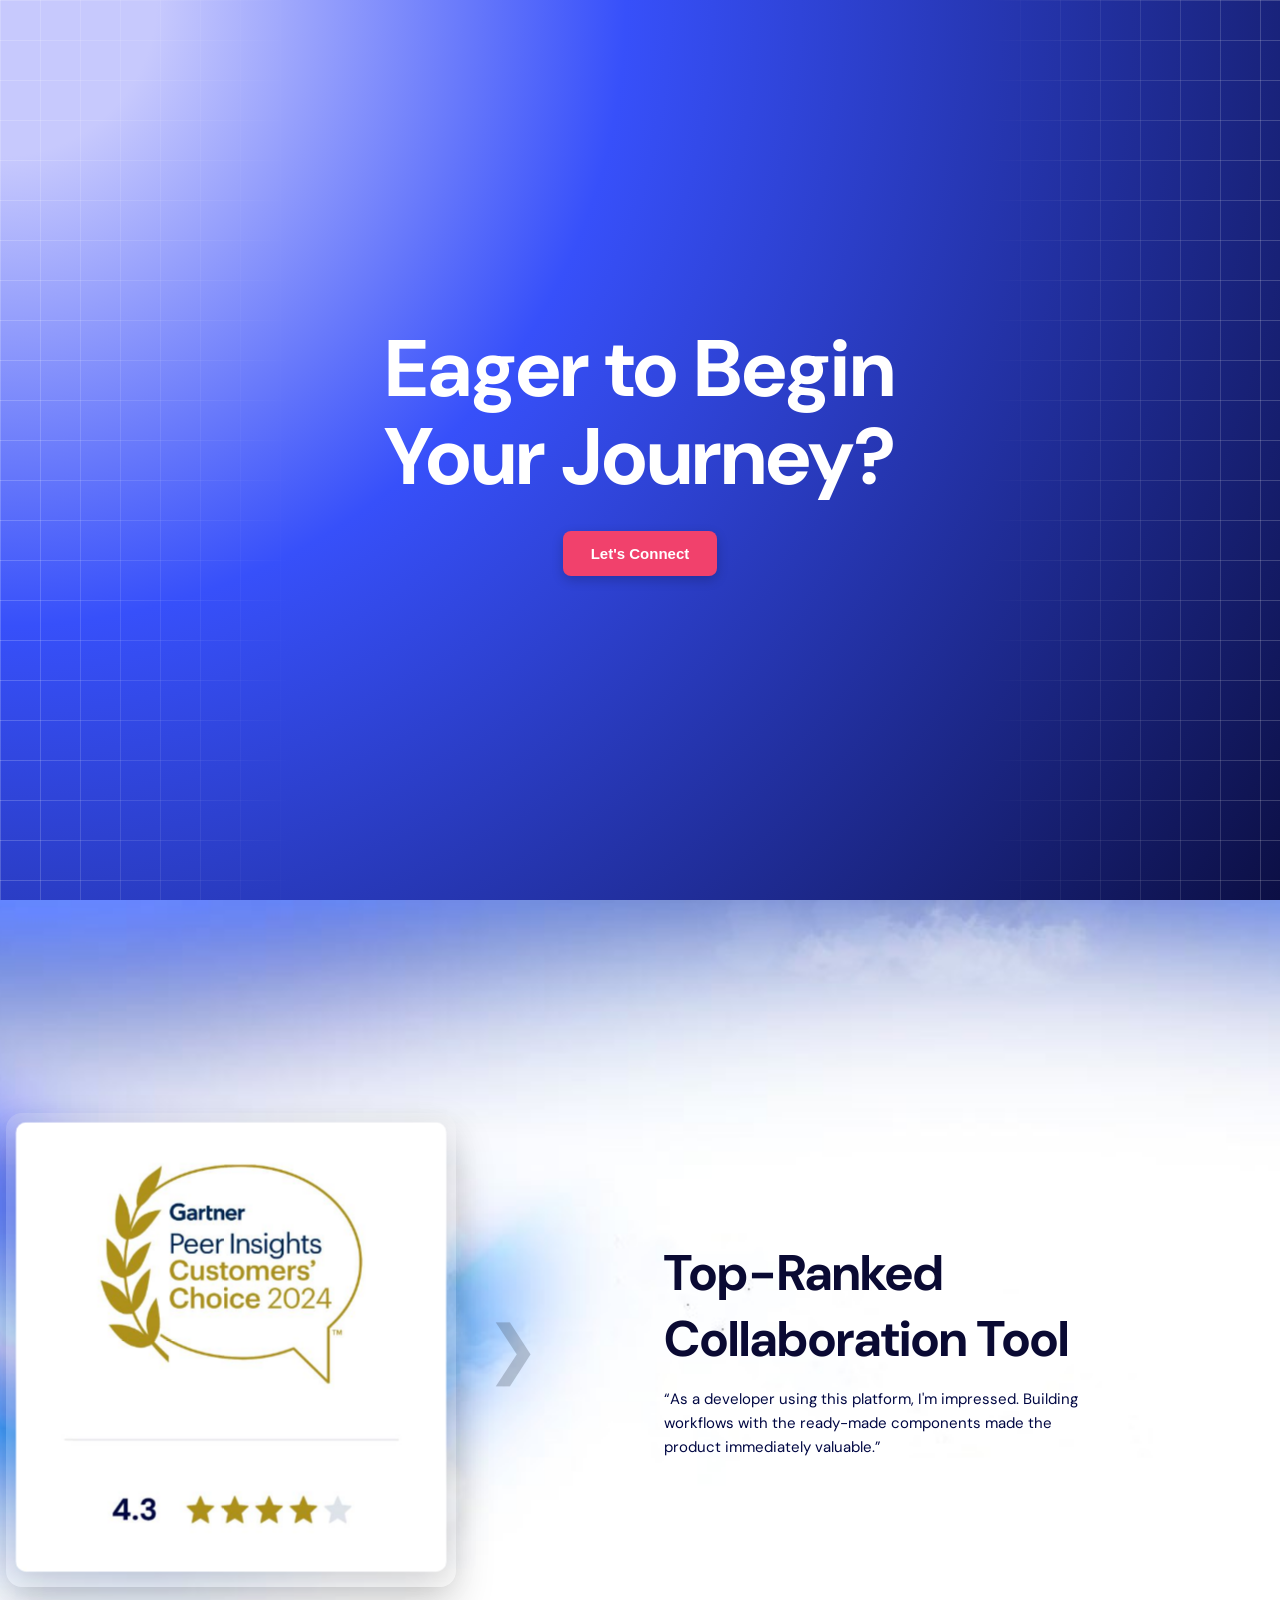
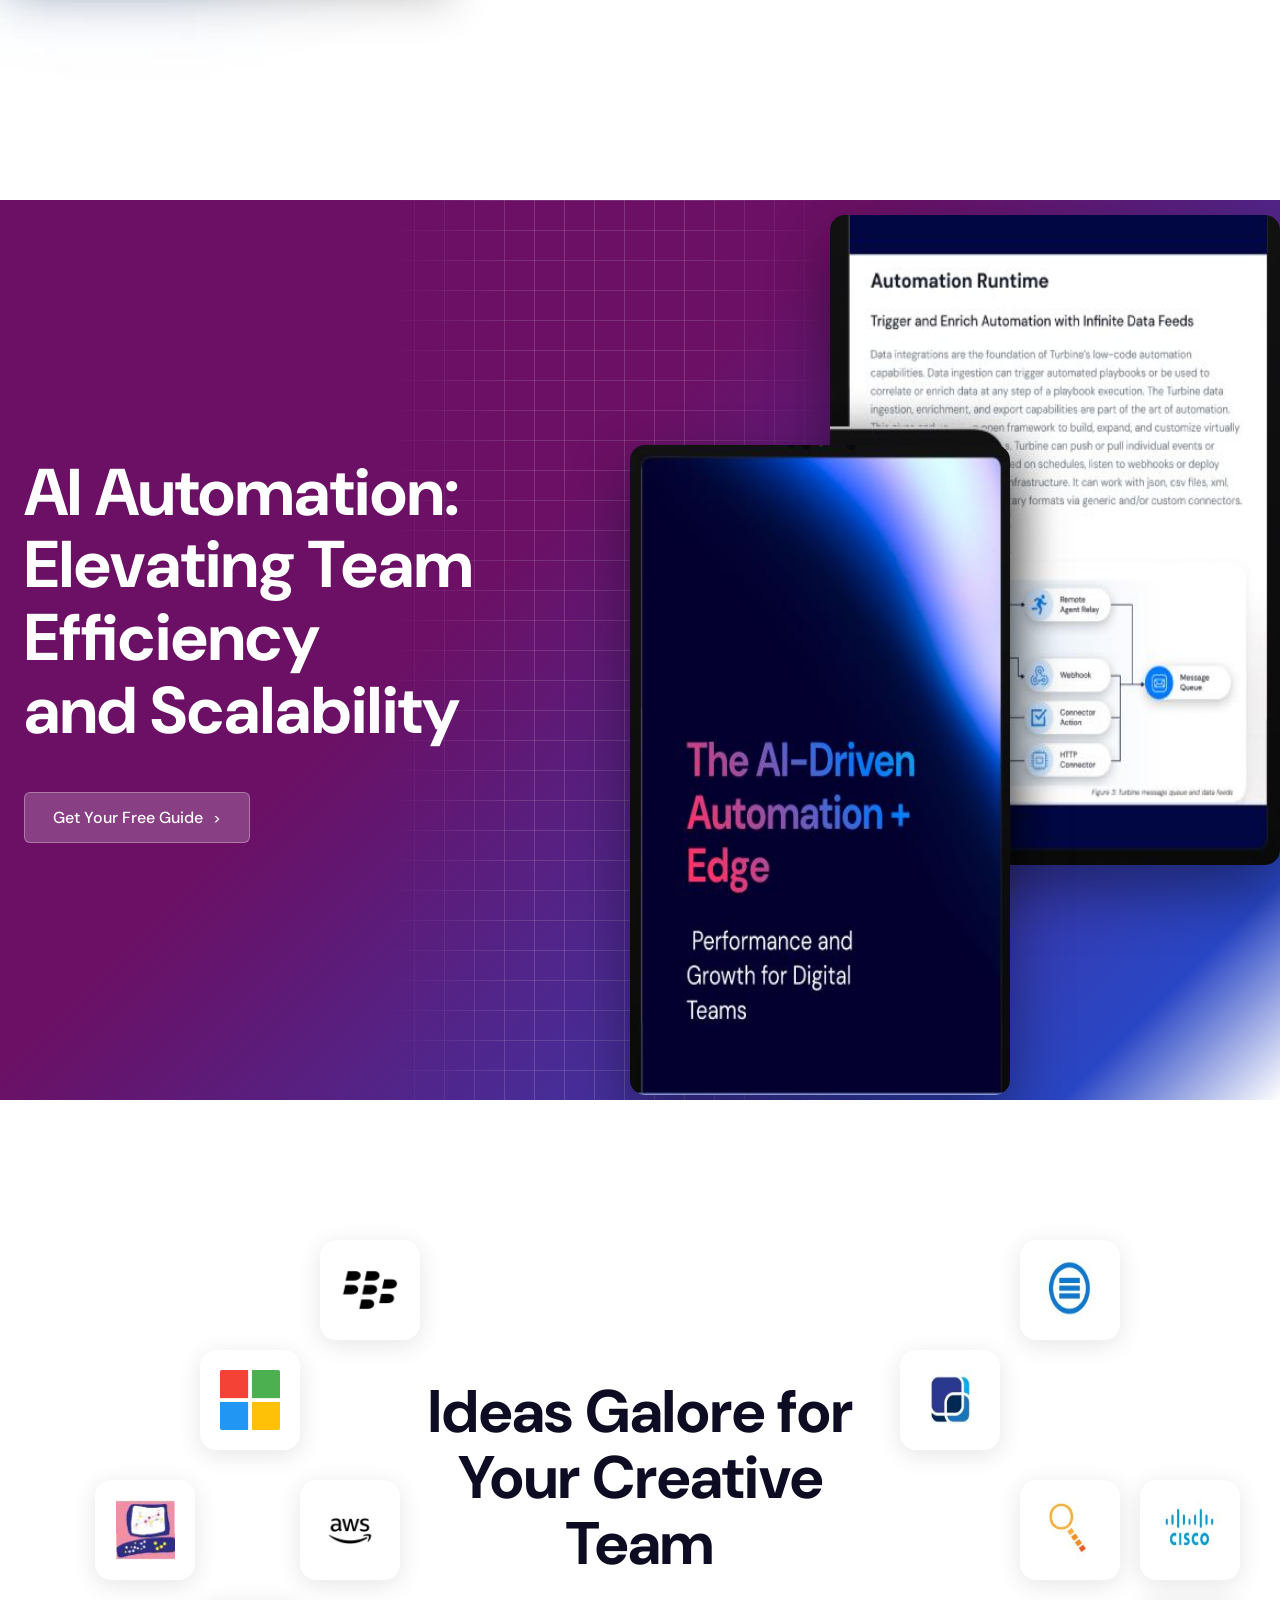
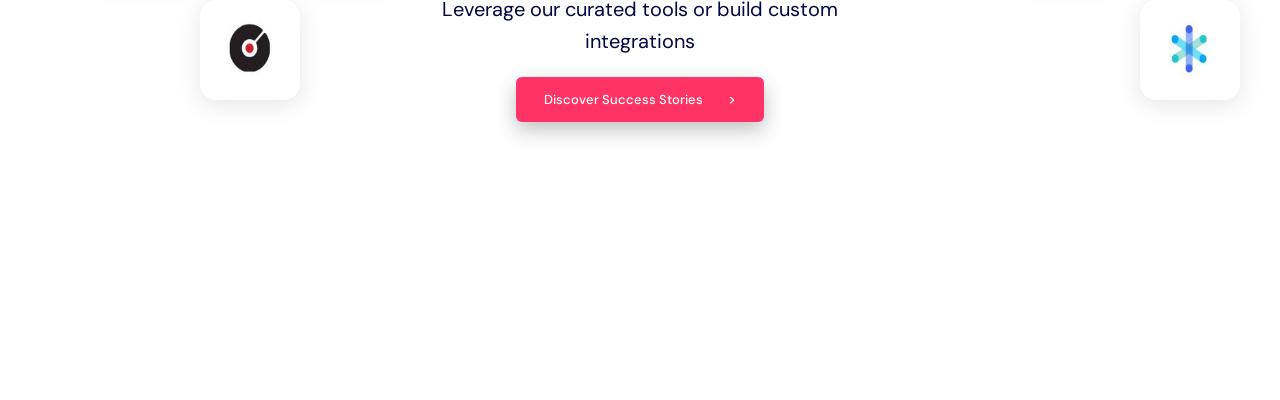
<file: index.html>
<!DOCTYPE html>
<html lang="en">
<head>
  <meta charset="UTF-8" />
  <meta name="viewport" content="width=device-width, initial-scale=1.0"/>
  <link rel="preconnect" href="https://fonts.googleapis.com">
  <link rel="preconnect" href="https://fonts.gstatic.com" crossorigin>
  <link href="https://fonts.googleapis.com/css2?family=Inter:wght@400;500;600;700&display=swap" rel="stylesheet">
  <link href="https://fonts.googleapis.com/css2?family=DM+Sans:wght@400;700&display=swap" rel="stylesheet">
  <link href="https://fonts.googleapis.com/css2?family=DM+Sans:wght@400;700&display=swap" rel="stylesheet">
  <link rel="stylesheet" href="css/style.css">
  <title>Eight25 Figma Designs</title>
</head>
<body>
<main>
  <!-- DESIGN 1 -->
  <section class="journey-section">
    <div class="grid-overlay left"></div>
    <div class="grid-overlay right"></div>
    <div class="center-content">
      <h1>Eager to Begin<br>Your Journey?</h1>
      <button>Let's Connect</button>
    </div>
  </section>

  <!-- DESIGN 2 -->
  <section class="collaboration-section">
    <div class="collab-wrapper">
        <div class="image-area">
            <div class="arrow left-arrow">&#10094;</div>
            <div class="collab-card">
              <img id="carousel-image" src="image/design2.JPG" alt="Badge" />
            </div>
            <div class="arrow right-arrow">&#10095;</div>
          </div>
      <div class="collab-text">
        <h2>Top-Ranked Collaboration Tool</h2>
        <p>“As a developer using this platform, I'm impressed. Building workflows with the ready-made components made the product immediately valuable.”</p>
      </div>
    </div>
  </section>

  <!-- DESIGN 3 -->
  <section class="ai-section">
    <div class="grid-overlay-3"></div>
    <div class="container">
      <div class="content">
        <h1>
          <div>AI Automation:</div>
          <div>Elevating Team Efficiency</div>
          <div>and Scalability</div>
        </h1>
        <a href="#" class="cta-button-3">Get Your Free Guide <span class="arrow-3">></span></a>
      </div>
      <div class="image-container">
        <div class="tablet-right">
          <img src="image/tablets.jpg" alt="AI Automation Right" class="tablet-img">
        </div>
        <div class="tablet-left">
          <img src="image/tablet.jpg" alt="AI Automation Left" class="tablet-img">
        </div>
      </div>
    </div>
  </section>

  <!--DESIGN 4  -->
  <section class="integration-section">
    <!-- Left-side icons -->
    <div class="icon icon1"><img src="image/blackberry.png" alt="Blackberry" /></div>
    <div class="icon icon2"><img src="image/microsoft.png" alt="Microsoft" /></div>
    <div class="icon icon3"><img src="image/amazon.png" alt="Amazon" /></div>
    <div class="icon icon4"><img src="image/checkpoint.jpg" alt="Checkpoint" /></div>
    <div class="icon icon5"><img src="image/disc.jpg" alt="Disc" /></div>
  
    <!-- Right-side icons -->
    <div class="icon icon6"><img src="image/doc.jpg" alt="Doc" /></div>
    <div class="icon icon7"><img src="image/icon.jpg" alt="Icon" /></div>
    <div class="icon icon8"><img src="image/find.jpg" alt="Find" /></div>
    <div class="icon icon9"><img src="image/cisco.jpg" alt="Cisco" /></div>
    <div class="icon icon10"><img src="image/star.jpg" alt="Star" /></div>
  
    <!-- Center text -->
    <div class="center-content">
      <h2>Ideas Galore for<br>Your Creative <br>Team</h2>
      <p>Leverage our curated tools or build custom <br>integrations</p>
      <a href="#" class="cta-button-4">Discover Success Stories <span class="arrow-4">></span></a>
    </div>
  </section>
  
  
  <script src="js/script.js"></script>  
</main>

</body>
</html>
</file>
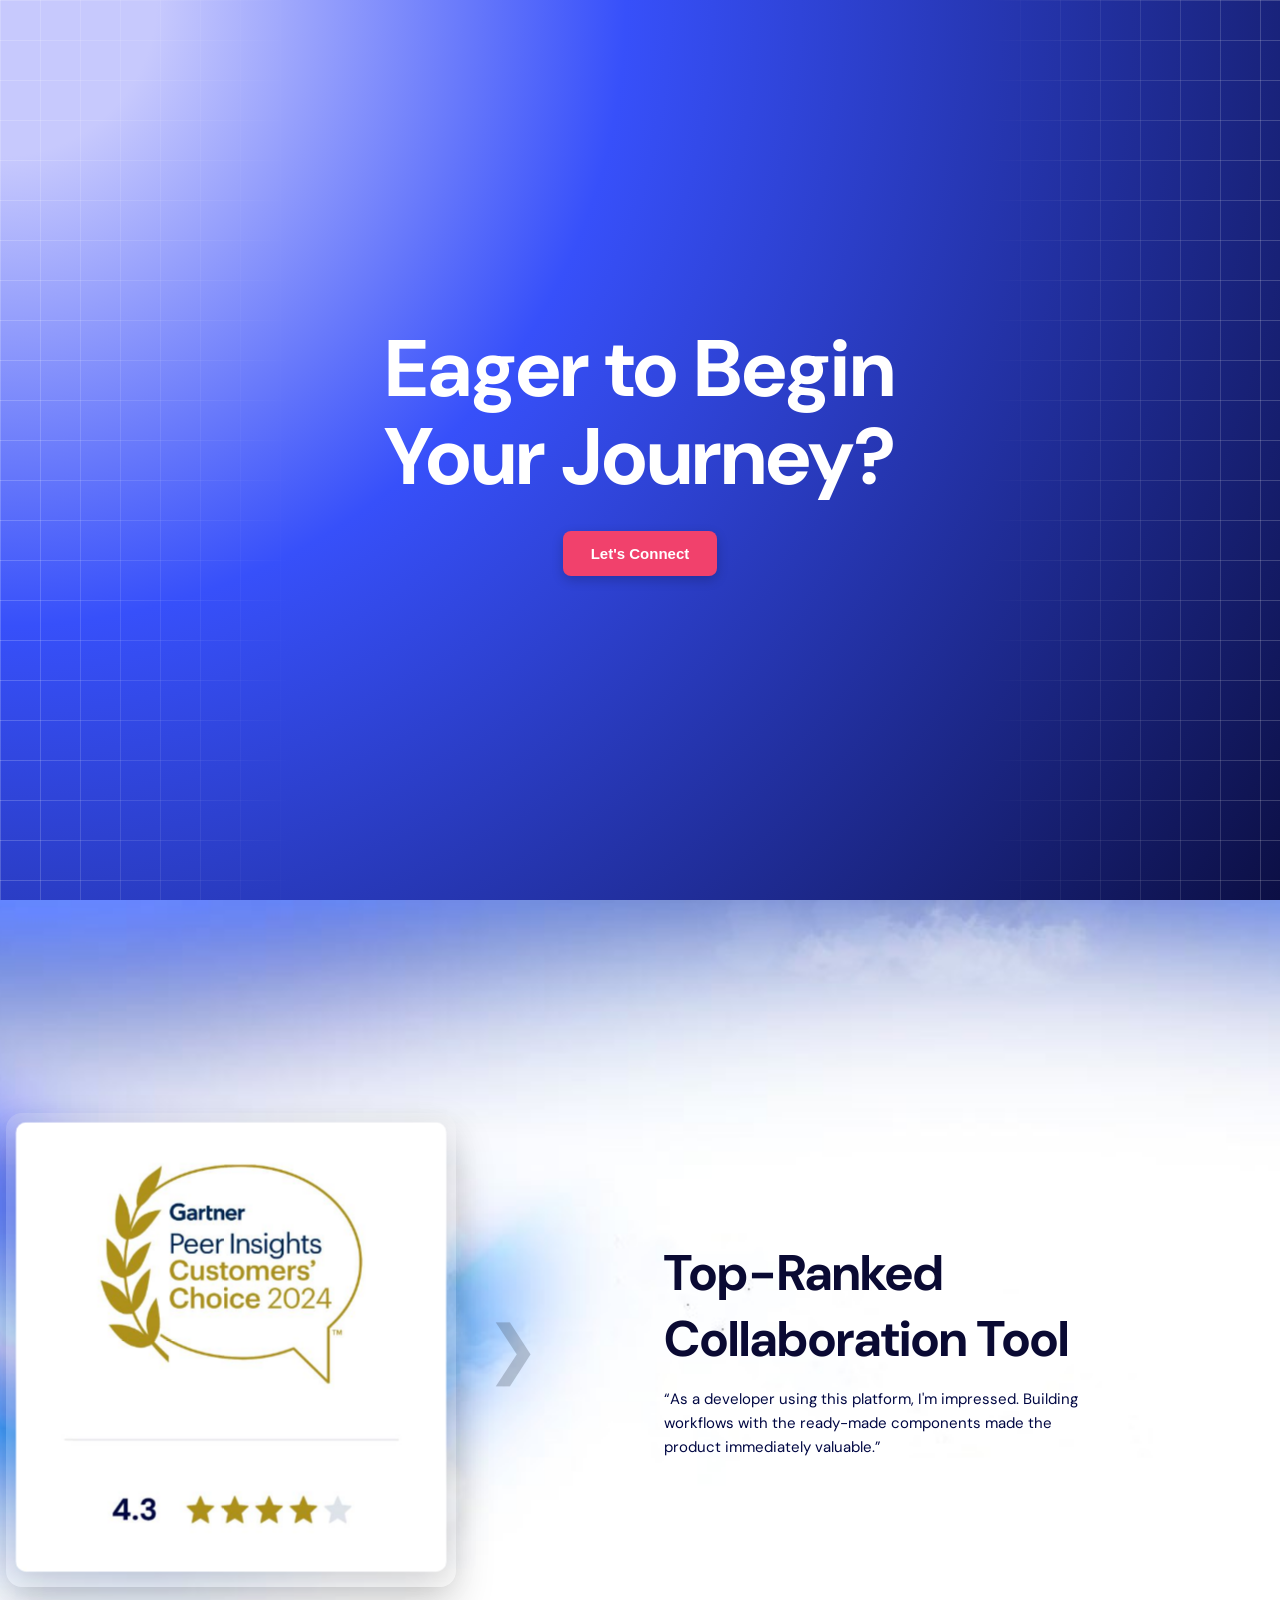
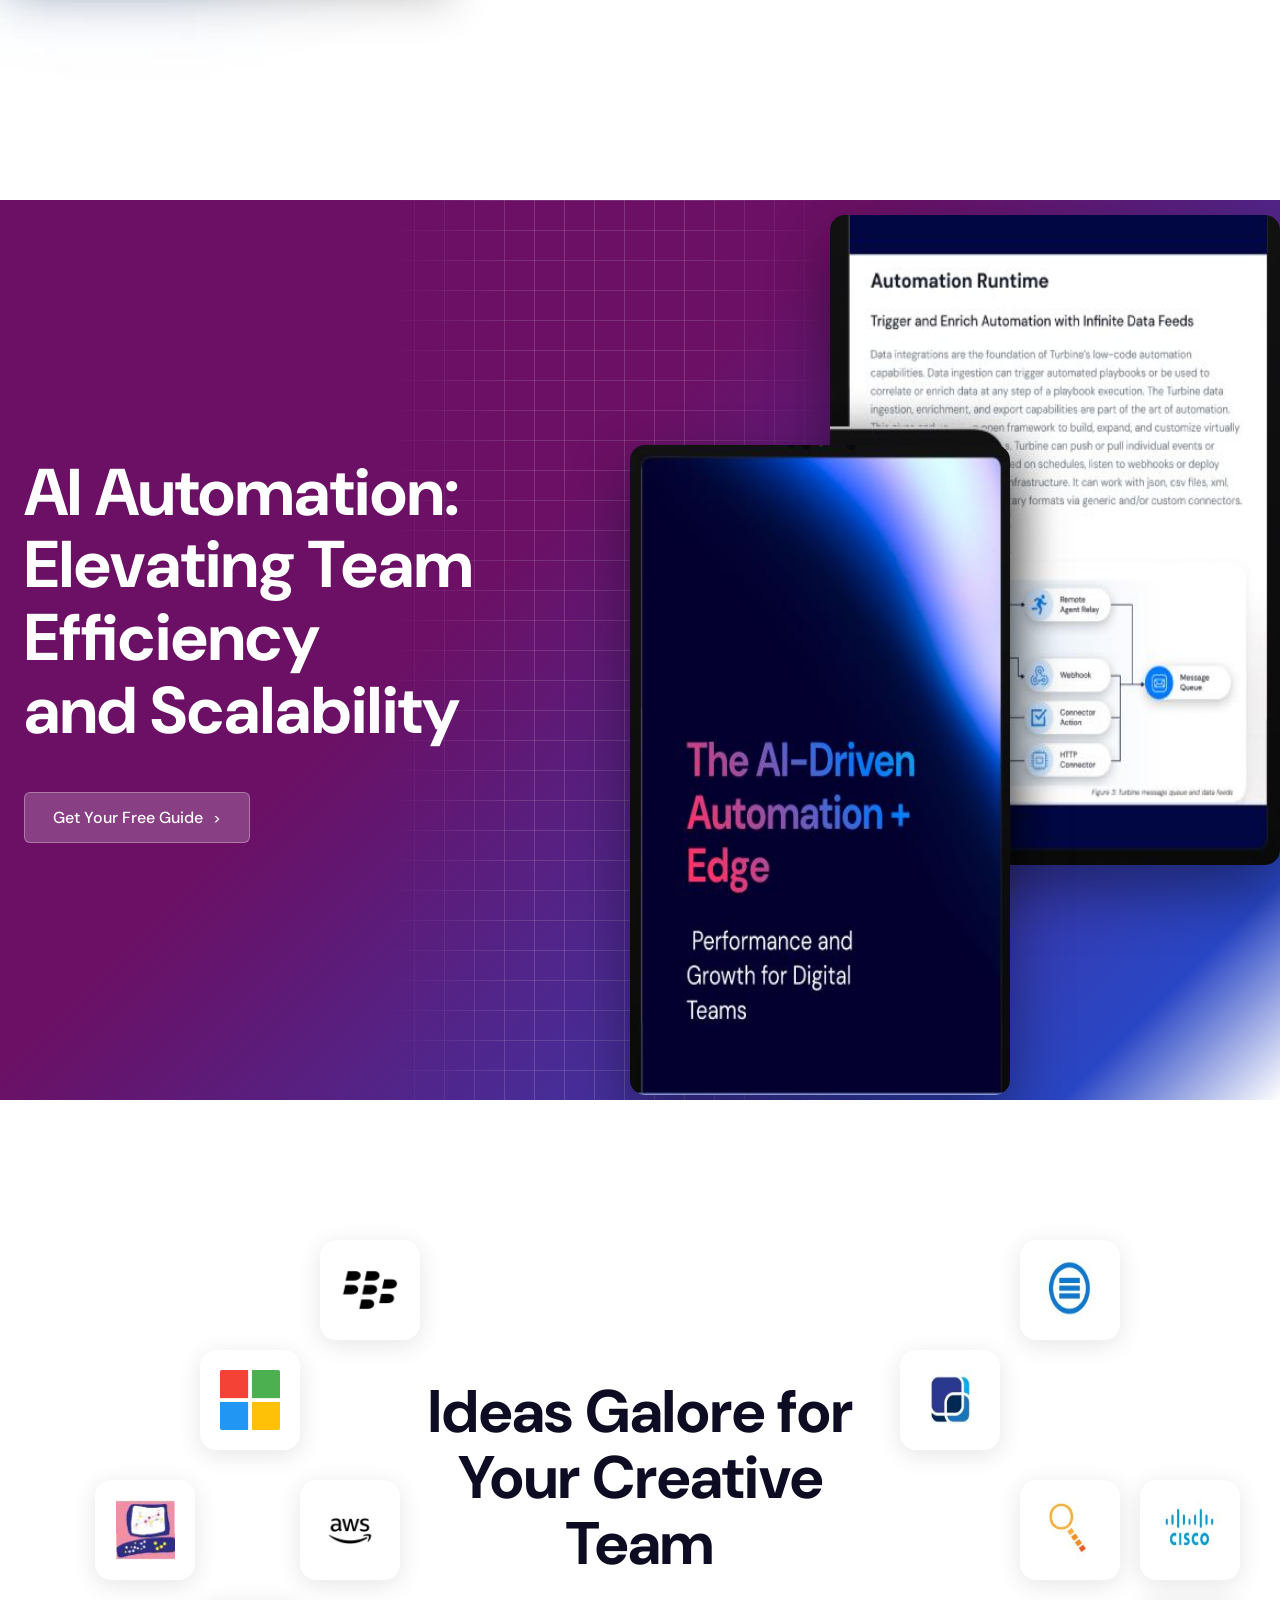
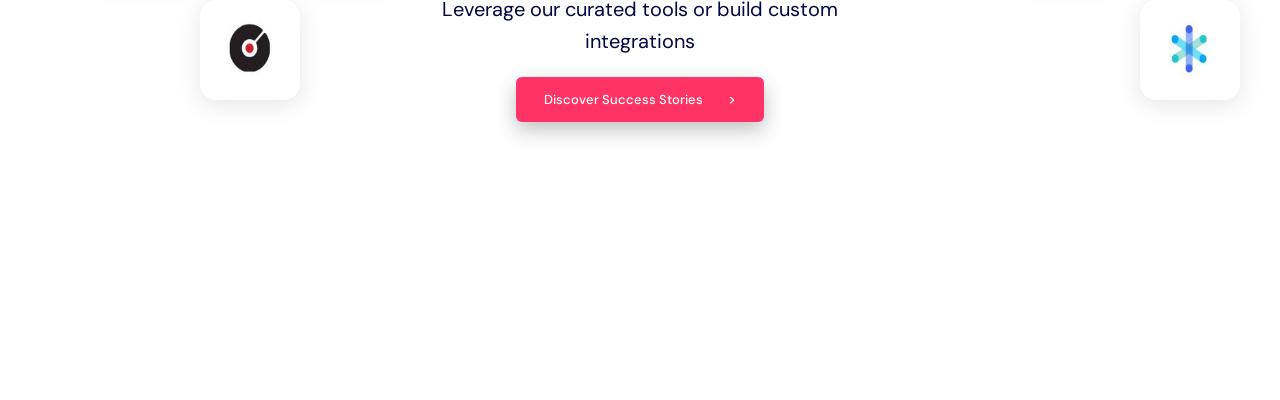
<file: Index1.html>
<!DOCTYPE html>
<html lang="en">
<head>
  <meta charset="UTF-8" />
  <meta name="viewport" content="width=device-width, initial-scale=1.0"/>
  <link rel="preconnect" href="https://fonts.googleapis.com">
  <link rel="preconnect" href="https://fonts.gstatic.com" crossorigin>
  <link href="https://fonts.googleapis.com/css2?family=Inter:wght@400;500;600;700&display=swap" rel="stylesheet">
  <link href="https://fonts.googleapis.com/css2?family=DM+Sans:wght@400;700&display=swap" rel="stylesheet">
  <link href="https://fonts.googleapis.com/css2?family=DM+Sans:wght@400;700&display=swap" rel="stylesheet">
  <link rel="stylesheet" href="css/style.css">
  <title>Eight25 Figma Designs</title>
</head>
<body>
<main>
  <!-- DESIGN 1 -->
  <section class="journey-section">
    <div class="grid-overlay left"></div>
    <div class="grid-overlay right"></div>
    <div class="center-content">
      <h1>Eager to Begin<br>Your Journey?</h1>
      <button>Let's Connect</button>
    </div>
  </section>

  <!-- DESIGN 2 -->
  <section class="collaboration-section">
    <div class="collab-wrapper">
        <div class="image-area">
            <div class="arrow left-arrow">&#10094;</div>
            <div class="collab-card">
              <img id="carousel-image" src="image/design2.JPG" alt="Badge" />
            </div>
            <div class="arrow right-arrow">&#10095;</div>
          </div>
      <div class="collab-text">
        <h2>Top-Ranked Collaboration Tool</h2>
        <p>“As a developer using this platform, I'm impressed. Building workflows with the ready-made components made the product immediately valuable.”</p>
      </div>
    </div>
  </section>

  <!-- DESIGN 3 -->
  <section class="ai-section">
    <div class="grid-overlay-3"></div>
    <div class="container">
      <div class="content">
        <h1>
          <div>AI Automation:</div>
          <div>Elevating Team Efficiency</div>
          <div>and Scalability</div>
        </h1>
        <a href="#" class="cta-button-3">Get Your Free Guide <span class="arrow-3">></span></a>
      </div>
      <div class="image-container">
        <div class="tablet-right">
          <img src="image/tablet2.JPG" alt="AI Automation Right" class="tablet-img">
        </div>
        <div class="tablet-left">
          <img src="image/tablet1.JPG" alt="AI Automation Left" class="tablet-img">
        </div>
      </div>
    </div>
  </section>

  <section class="integration-section">
    <div class="icon icon1"><img src="image/blackberry.png" alt="Icon" /></div>
    <div class="icon icon2"><img src="image/microsoft.png" alt="Icon" /></div>
    <div class="icon icon3"><img src="image/amazon.png" alt="Icon" /></div>
    <div class="icon icon4"><img src="image/checkpoint.JPG" alt="Icon" /></div>
    <div class="icon icon5"><img src="image/disc.JPG" alt="Icon" /></div>
    <div class="icon icon6"><img src="image/doc.JPG" alt="Icon" /></div>
    <div class="icon icon7"><img src="image/icon.JPG" alt="Icon" /></div>
    <div class="icon icon8"><img src="image/find.JPG" alt="Icon" /></div>
    <div class="icon icon9"><img src="image/cisco.JPG" alt="Icon" /></div>
    <div class="icon icon10"><img src="image/star.JPG" alt="Icon" /></div>

    <div class="center-content">
      <h2>Ideas Galore for<br>Your Creative <br>Team</h2>
      <p>Leverage our curated tools or build custom <br>integrations</p>
      <a href="#" class="cta-button-4">Discover Success Stories <span class="arrow-4">></span></a>
    </div>
  </section>
  <script src="js/script.js"></script>  
</main>

</body>
</html>
</file>
<file: css/style.css>
* {
    margin: 0;
    padding: 0;
    box-sizing: border-box;
  }
  
  html, body {
    font-family: 'DM Sans', sans-serif;
    scroll-behavior: smooth;
    background: #fff;
    overflow-x: hidden;
  }

  section {
    width: 100%;
    min-height: 100vh;
    display: flex;
    justify-content: center;
    align-items: center;
    position: relative;
  }
  
  /* DESIGN 1 */
  .journey-section {
    background: radial-gradient(circle at top left, #c7c9fd 10%, #3750fa 40%, #0c0f44 100%);
    color: white;
    flex-direction: column;
  }
  
  .center-content {
    text-align: center;
    z-index: 2;
  }
  
  .center-content h1 {
    font-size: 5rem;
    margin-bottom: 30px;
    font-weight: 700;
  }
  
  .center-content button {
    background-color: #f1416c;
    color: #fff;
    padding: 14px 28px;
    border: none;
    border-radius: 8px;
    font-size: 15px;
    font-weight: 600;
    cursor: pointer;
    transition: transform 0.3s ease, background-color 0.3s ease;
    box-shadow: 0 4px 12px rgba(0, 0, 0, 0.2);
  }
  
  .center-content button:hover {
    background-color: #c62a55;
    transform: translateY(-5px);
  }
  
  .grid-overlay {
    position: absolute;
    top: 0;
    height: 100%;
    width: 300px;
    background-image: 
      linear-gradient(to right, rgba(255, 255, 255, 0.216) 1px, transparent 1px),
      linear-gradient(to bottom, rgba(255, 255, 255, 0.216) 1px, transparent 1px);
    background-size: 40px 40px;
    pointer-events: none;
    z-index: 1;
    opacity: 0.9;
  }
  
  .grid-overlay.left {
    left: 0;
    mask-image: linear-gradient(to right, rgba(0,0,0,1), rgba(0,0,0,0));
  }
  
  .grid-overlay.right {
    right: 0;
    mask-image: linear-gradient(to left, rgba(0,0,0,1), rgba(0,0,0,0));
  }
  
  /* DESIGN 2 */
  .collaboration-section {
    background-image: url('../image/background-2.jpg');
    background-size: cover;       
    background-position: center; 
    background-repeat: no-repeat;
    justify-content: flex-start;
    align-items: center;
    padding: 80px 0;
  }
  
  .collab-wrapper {
    display: flex;
    flex-wrap: nowrap;
    width: 100%;
    max-width: 1200px;
    gap: 70px;
    align-items: center;
    justify-content: center;
    margin-left: auto;
    margin-right: auto;
    transform: translateX(-11%); 
  }
  
  .image-area {
    display: flex;
    align-items: center;
    gap: 16px;
    flex: 1;
    justify-content: center;
  }
  
  .arrow {
    font-size: 4rem;
    cursor: pointer;
    color: #36415345;
    padding: 10px 14px;
    transition: background 0.3s;
  }
  
  .arrow:hover {
    background: rgba(255, 255, 255, 0.162);
  }
  
  .collab-card {
    background: #e4e4e42e;
    padding: 20px;
    border-radius: 16px;
    box-shadow: 0 20px 40px rgba(0, 0, 0, 0.15);
    width: 450px;
    text-align: center;
  }
  
  .collab-card img {
    max-width: 100%;
    border-radius: 10px;
    transform: scale(1.05);
    box-shadow: 0 10px 30px rgba(0, 0, 0, 0.15);
    animation: popIn 0.8s ease-out forwards;
    opacity: 0;
  }
  
  .collab-card img:hover {
    transform: scale(1.1);
    box-shadow: 0 20px 40px rgba(22, 22, 22, 0.25);
  }

  .collab-text {
    flex-grow: 1;
    flex-basis: 0;
    min-width: 0;
    margin-left: 40px;
    color: #0a0a33;
    }

  .collab-text h2 {
    font-weight: 700;
    font-size: 50px;
    margin-bottom: 15px;
  }
  
  .collab-text p {
    font-size: 15px;
    line-height: 1.6;
    color: #000743;
  }
  
  @keyframes popIn {
    0% { transform: scale(0.95); opacity: 0; }
    100% { transform: scale(1.05); opacity: 1; }
  }
  
  /* DESIGN 3 */
  .ai-section {
    background: linear-gradient(135deg, #6B1065 40%, #2946C4 90%, #ffffff 100%);
    background-size: cover;
    height: 100vh;
    display: flex;
    justify-content: center;
    align-items: center;
    overflow: hidden;
    position: relative;
    color: white;
  }
  
  .grid-overlay-3 {
    position: absolute;
    top: 0;
    left: 30%; 
    width: 35%;
    height: 100%;
    background-image:
      linear-gradient(rgba(255, 255, 255, 0.208) 1px, transparent 1px),
      linear-gradient(90deg, rgba(255, 255, 255, 0.256) 1px, transparent 1px);
    background-size: 30px 30px;
    z-index: 1;
    opacity: 0.6;
    pointer-events: none;
    mask-image: linear-gradient(to right, transparent, white 30%, white 70%, transparent); 
    -webkit-mask-image: linear-gradient(to right, transparent, white 30%, white 70%, transparent); 
  }
  
  .container {
    display: flex;
    justify-content: flex-start;
    align-items: center;
    max-width: 1650px;
    width: 100%;
    padding-left: 24px;
    padding-right: 20px;
    position: relative;
    z-index: 2;
  }
  
  .content {
    max-width: 600px;
    padding-right: 0px;
    text-align: left; 
  }
  
  h1 {
    font-family: 'DM Sans', sans-serif;
    font-size: 66px;
    font-weight: 700;
    line-height: 1.1;
    letter-spacing: 0px;
    margin-bottom: 45px;
    color: white;
  }
  
  h1 div {
    display: block;
  }
  
  .cta-button-3 {
    display: inline-flex;
    align-items: center;
    background-color: rgba(255, 255, 255, 0.2);
    color: white;
    text-decoration: none;
    padding: 14px 28px;
    border-radius: 6px;
    font-weight: 500;
    font-size: 16px;
    transition: all 0.3s ease;
    border: 1px solid rgba(255, 255, 255, 0.3);
  }
  
  .cta-button-3:hover {
    background-color: rgba(255, 255, 255, 0.3);
    transform: translateY(-2px);
    box-shadow: 0 8px 25px rgba(0, 0, 0, 0.2);
  }
  
  .arrow-3 {
    margin-left: 10px;
    font-size: 14px;
  }
  
  .image-container {
    flex: 0 0 55%;
    position: relative;
    height: 80vh;
  }
  
  .tablet-right {
    position: absolute;
    top: -75px;
    right: -20px;
    width: 450px;
    z-index: 2;
  }
  
  .tablet-left {
    position: absolute;
    top: 155px;
    right: 250px;
    width: 380px;
    height: 150px;
    z-index: 3;
    /* height: 100%;        */
  } 
  
  .tablet-img {
    width: 100%;
    height: 650px;
    border-radius: 15px;
    box-shadow: 0 25px 60px rgba(0, 0, 0, 0.4);
  }
  
  /* Responsive adjustments */
  @media (max-width: 1200px) {
    .container {
      padding: 0 20px;
    }
  
    h1 {
      font-size: 52px;
    }
  
    .tablet-right {
      width: 320px;
    }
  
    .tablet-left {
      width: 280px;
      right: 140px;
    }
  
    .image-container {
      height: 400px;
    }
  }
  
  @media (max-width: 992px) {
    .container {
      flex-direction: column;
      text-align: center;
    }
  
    .content {
      margin-bottom: 50px;
      padding-right: 0;
      max-width: 100%;
    }
  
    h1 {
      font-size: 42px;
    }
  
    .image-container {
      height: 350px;
    }
  
    .tablet-right {
      width: 280px;
    }
  
    .tablet-left {
      width: 240px;
      right: 120px;
      top: 40px;
    }
  }
  
  @media (max-width: 576px) {
    h1 {
      font-size: 32px;
    }
  
    .image-container {
      height: 300px;
    }
  
    .tablet-right {
      width: 240px;
    }
  
    .tablet-left {
      width: 200px;
      right: 90px;
      top: 30px;
    }
  }
  @media (max-width: 768px) {
    .line {
      white-space: normal;
    }
  
    h1 {
      font-size: 36px;
    }
  }

/* DESIGN 4 */
.integration-section {
  position: relative;
  height: 100vh;
  display: flex;
  justify-content: center;
  align-items: center;
  background: white;
  text-align: center;
  padding: 40px;
  overflow: hidden;
}

.center-content {
  z-index: 2;
}

.center-content h2 {
  font-family: 'DM Sans', sans-serif;
  font-size: 60px;
  font-weight: 700;
  line-height: 110%;
  color: #0d0c22;
  margin-bottom: 16px;
}

.center-content p {
  font-family: 'DM Sans', sans-serif;
  font-weight: 400;
  font-size: 20px;
  line-height: 160%;
  color: #000743;
  margin-bottom: 20px;
}

.cta-button-4 {
  width: 248px;
  height: 45px;
  display: inline-flex;
  align-items: center;
  justify-content: center;
  gap: 15px;
  padding: 13px 20px;
  border-radius: 6px;
  background-color: #FF3366;
  color: #fff;
  font-family: 'DM Sans', sans-serif;
  font-size: 13px;
  font-weight: 500;
  text-decoration: none;
  transition: transform 0.3s ease, background-color 0.3s ease;
  border: none;
  box-shadow: 0 8px 20px rgba(57, 50, 52, 0.3);
}

.cta-button-4:hover {
  background-color: #c62a55;
  transform: translateY(-5px);
}

.icon {
  position: absolute;
  width: 100px;
  height: 100px;
  background: white;
  padding: 30px;
  border-radius: 16px;
  box-shadow: 0 5px 25px rgba(0, 0, 0, 0.1);
  display: flex;
  align-items: center;
  justify-content: center;
  animation: float 4s ease-in-out infinite;
}

.icon img {
  width: 60px;
  height: 60px;
}

.arrow-4 {
  margin-left: 10px;
  font-size: 14px;
}

@keyframes float {
  0%, 100% {
    transform: translateY(0px);
  }
  50% {
    transform: translateY(-10px);
  }
}

/* Icon exact positions */
.icon1 { top: 140px; left: 320px; }     
.icon2 { top: 250px; left: 200px; }    
.icon3 { top: 380px; left: 300px; }    
.icon4 { top: 380px; left: 95px; }    
.icon5 { top: 500px; left: 200px; }    

.icon6 { top: 140px; right: 160px; }    
.icon7 { top: 250px; right: 280px; }  
.icon8 { top: 380px; right: 160px; }   
.icon9 { top: 380px; right: 40px; }   
.icon10 { top: 500px; right: 40px; }
</file>
